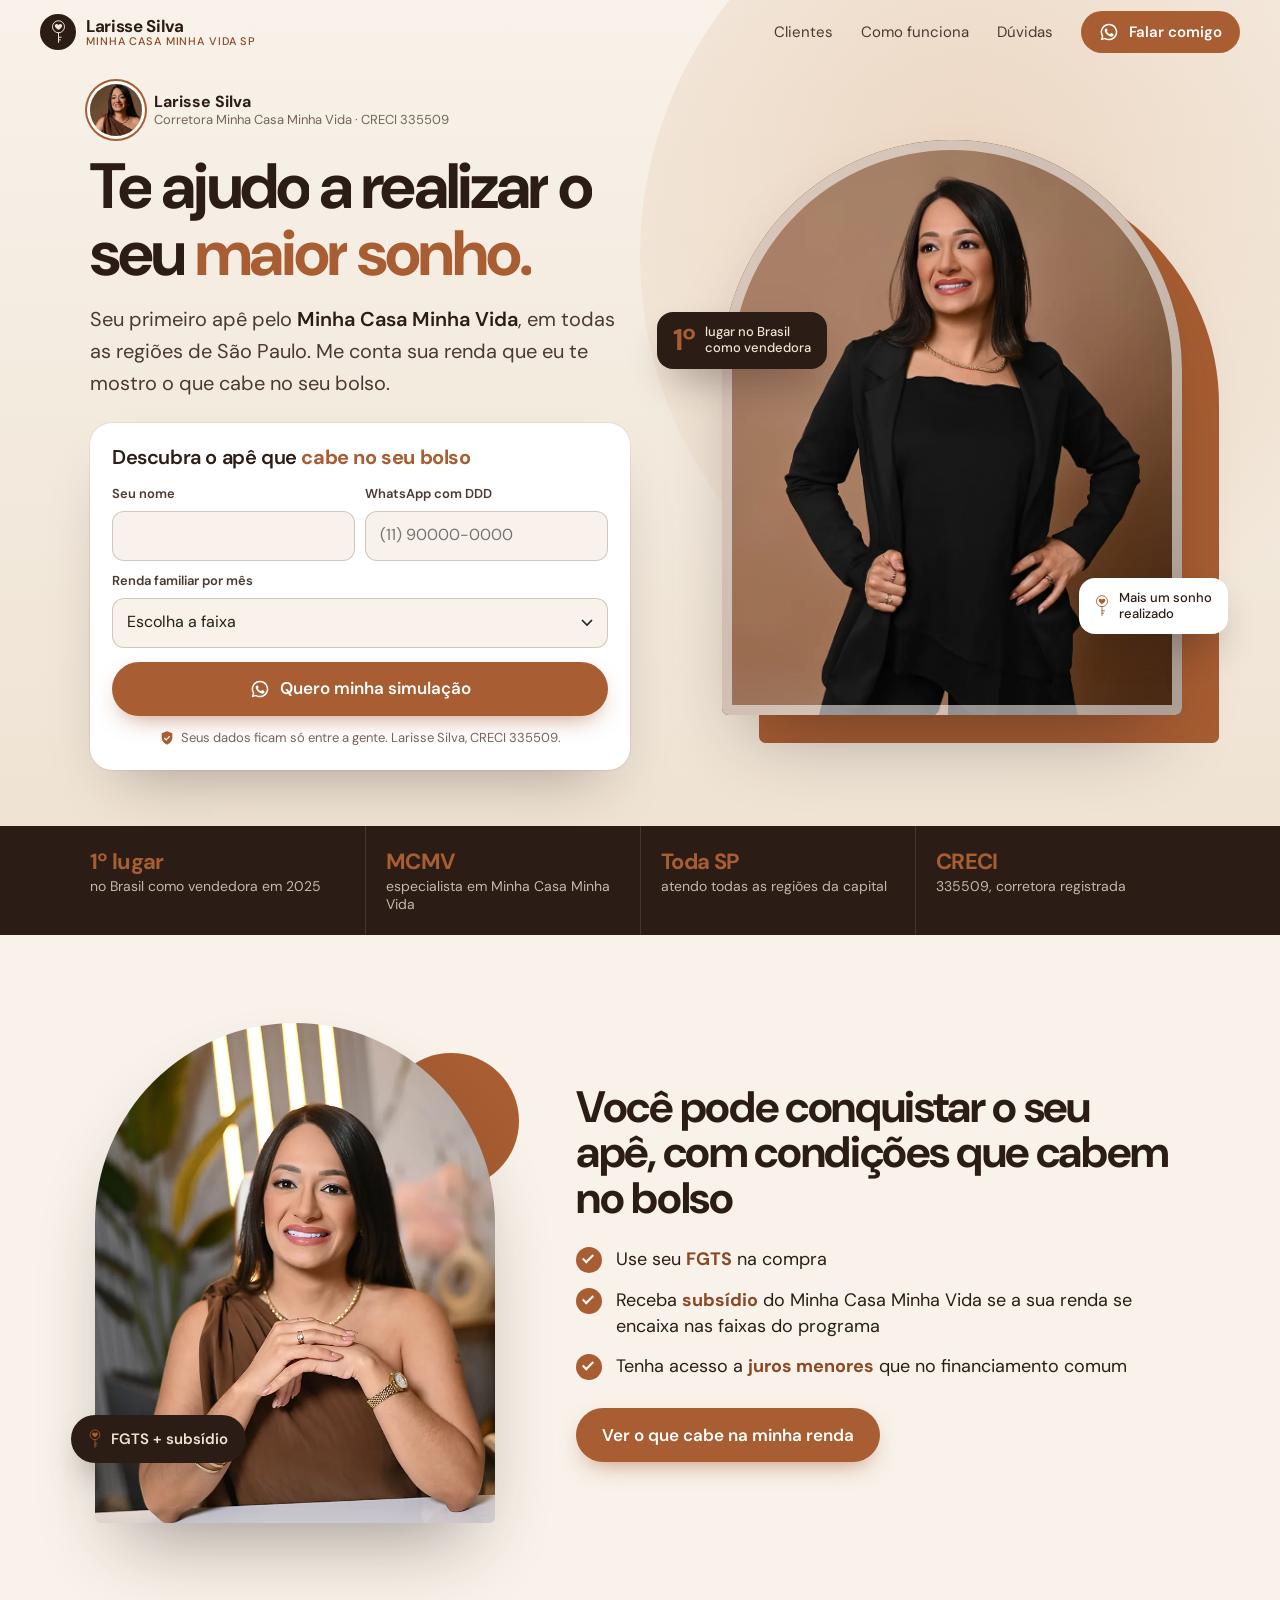
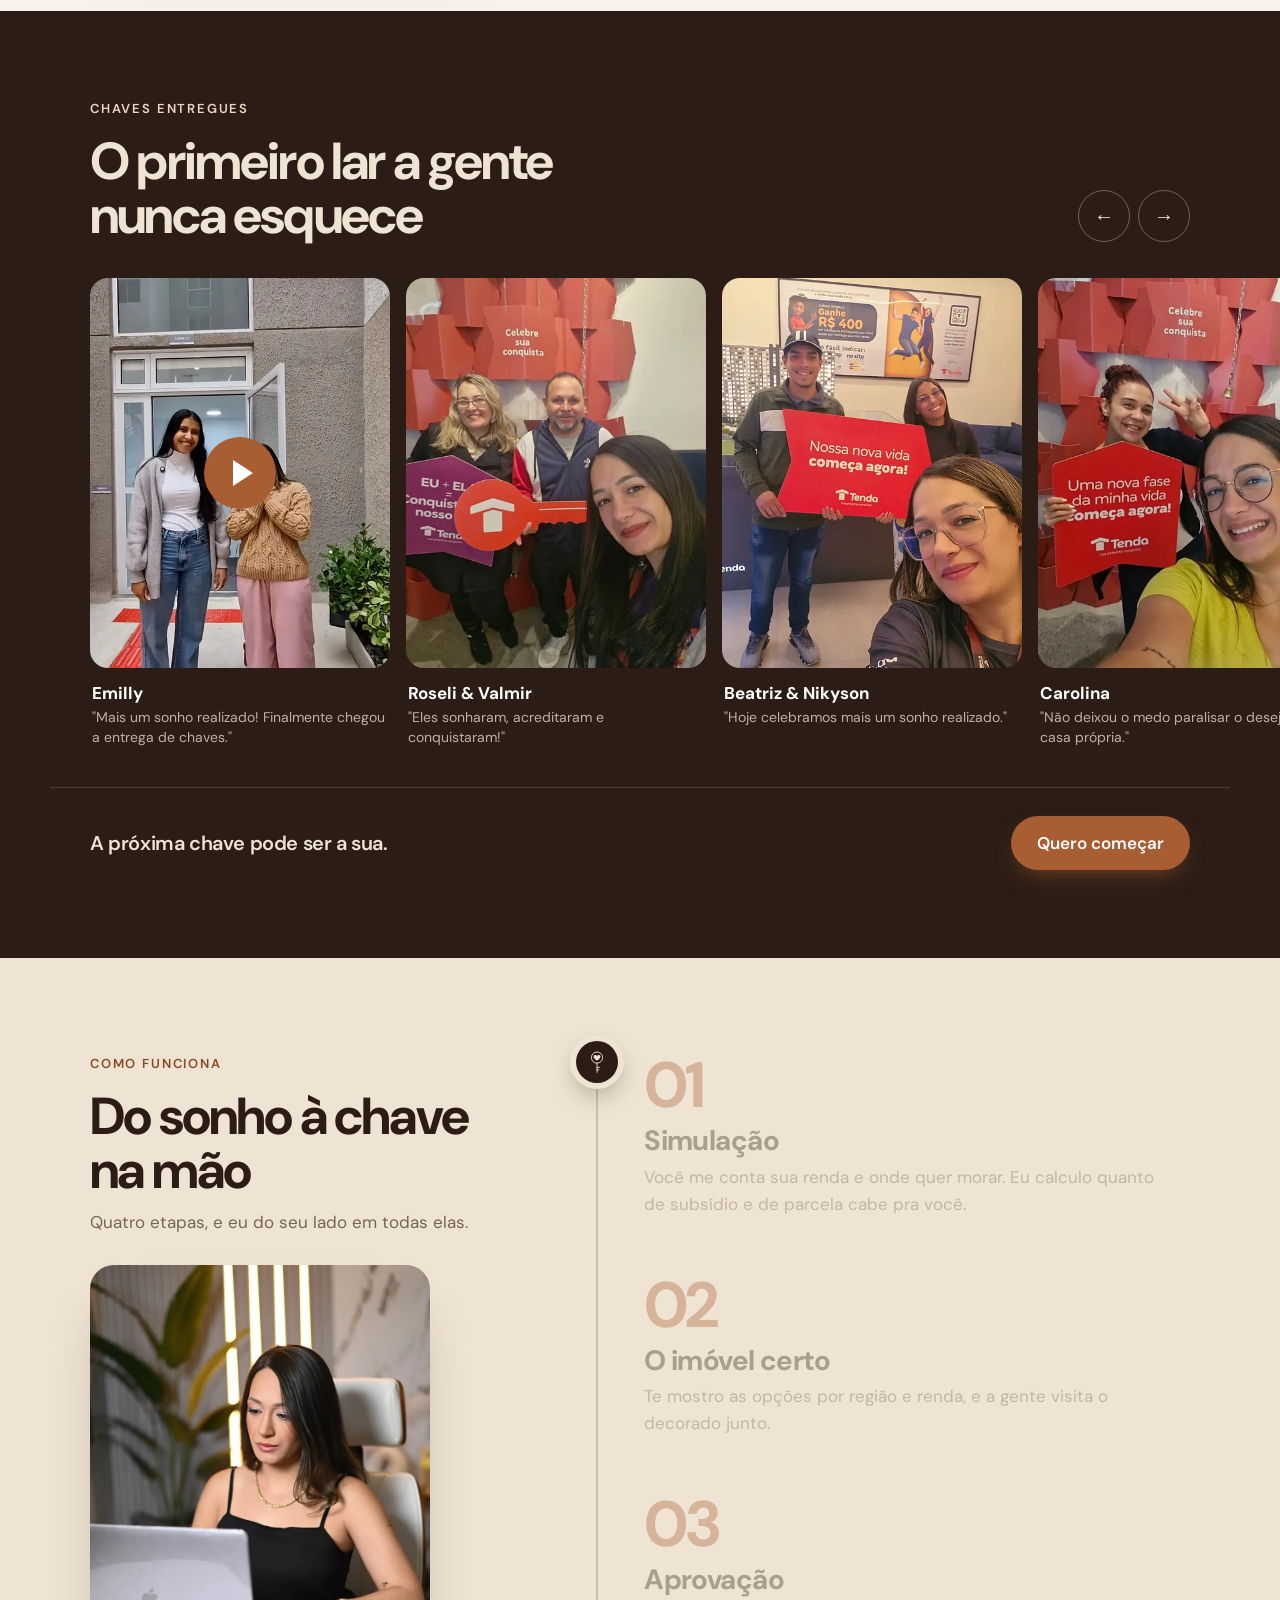
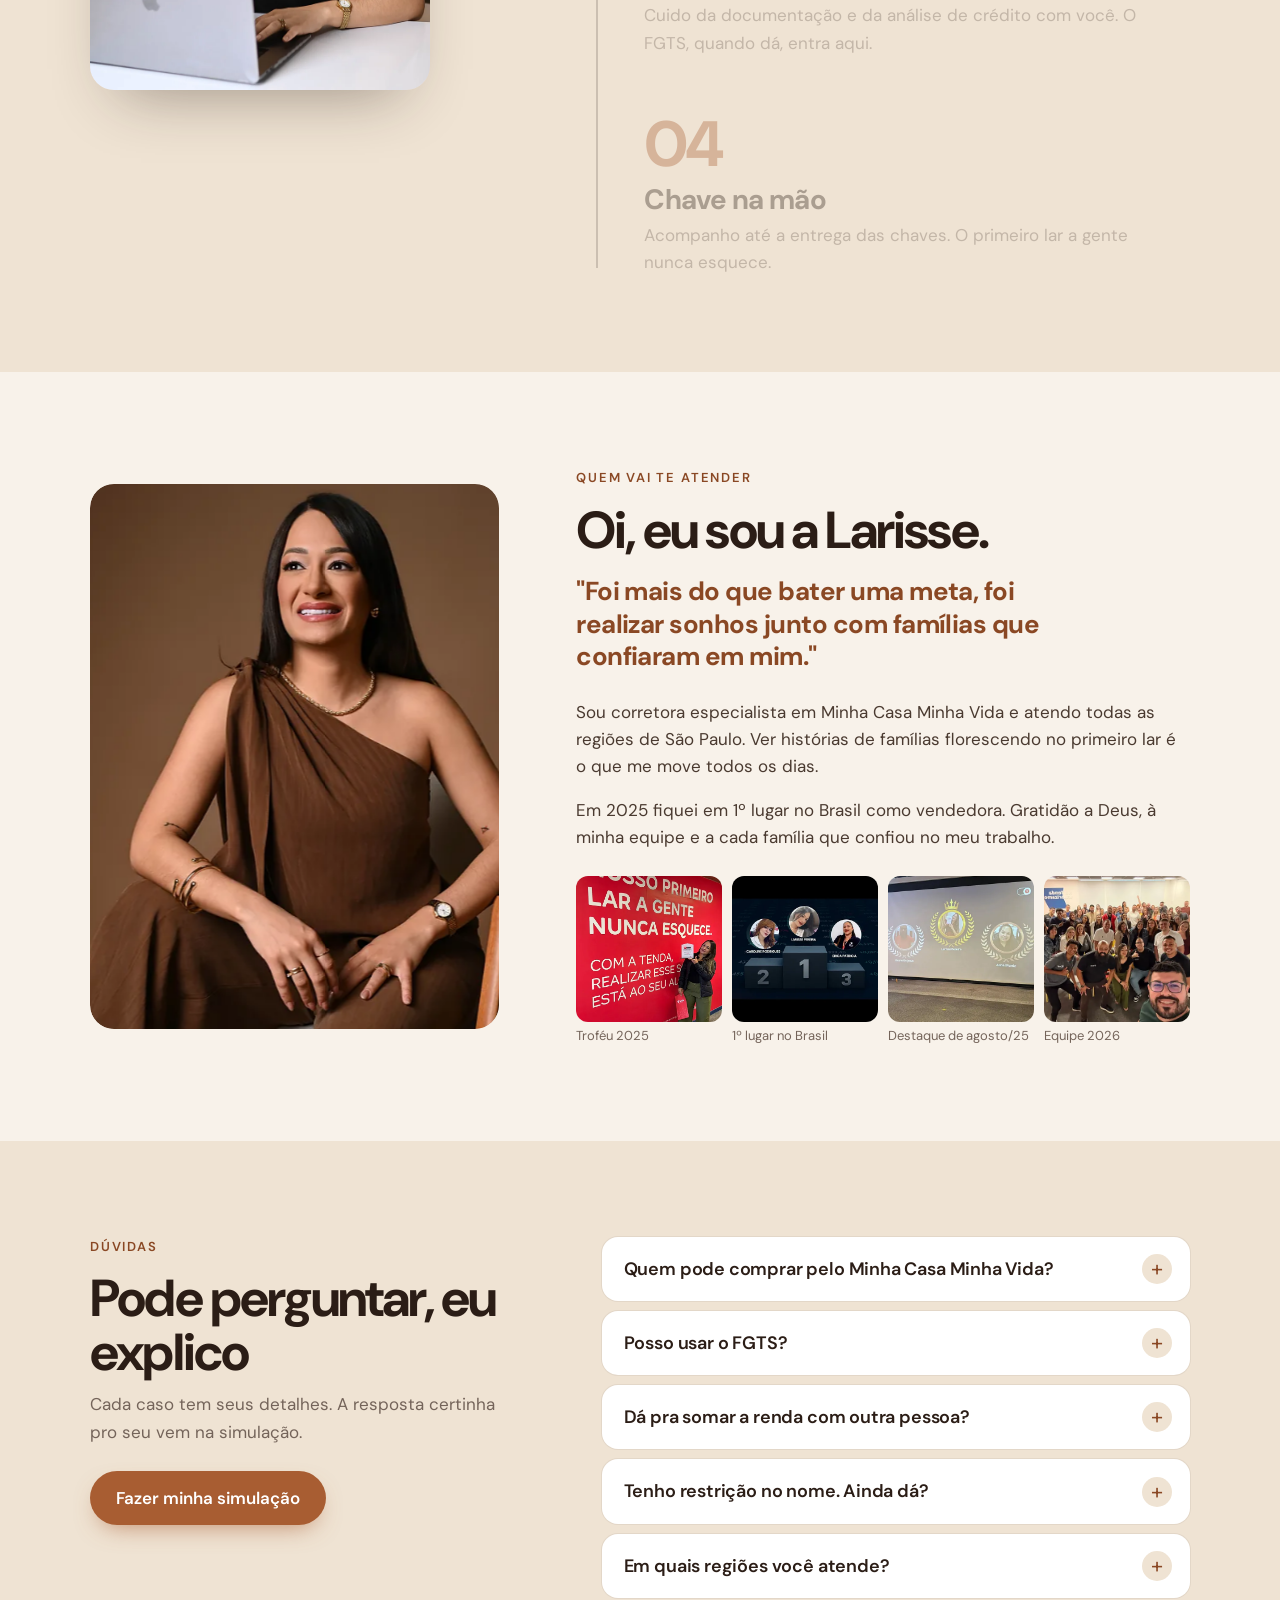
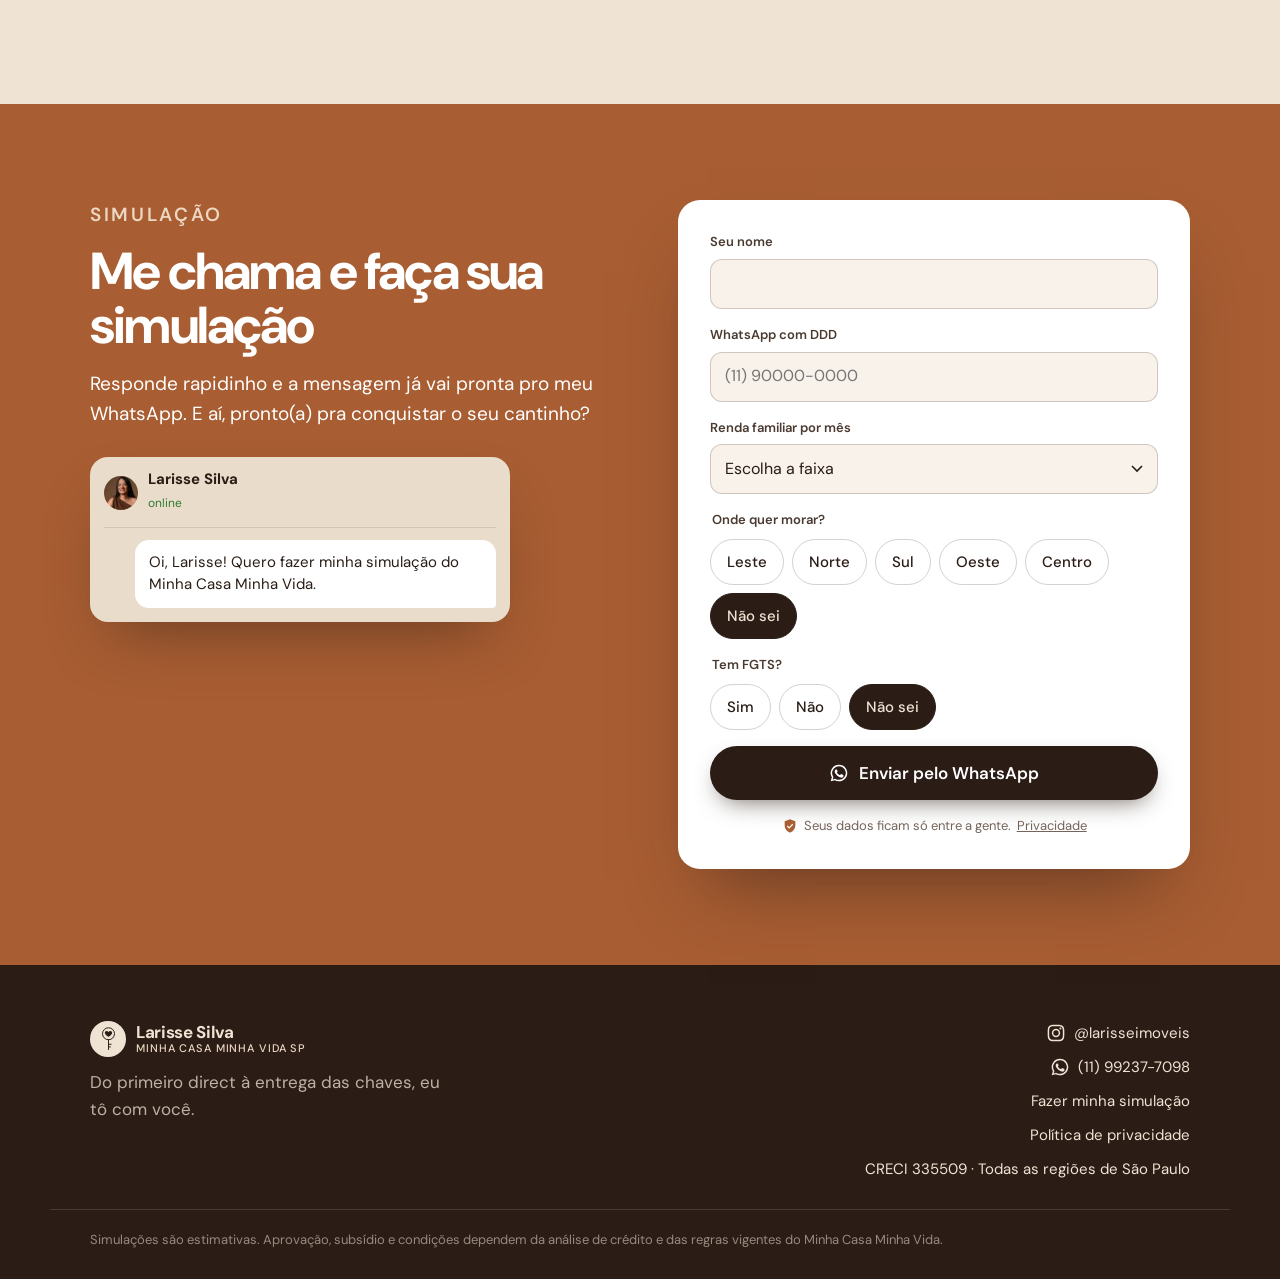
<file: index.html>
<!doctype html>
<html lang="pt-BR">
<head>
  <meta charset="utf-8">
  <meta name="viewport" content="width=device-width, initial-scale=1, maximum-scale=1, user-scalable=no, viewport-fit=cover">
  <title>Larisse Silva | Minha Casa Minha Vida em São Paulo</title>
  <meta name="description" content="Larisse Silva, corretora especialista Minha Casa Minha Vida, 1º lugar no Brasil em vendas. Te ajudo a realizar o seu maior sonho: o primeiro apê, em todas as regiões de São Paulo. CRECI 335509.">
  <link rel="canonical" href="https://larisseimoveis.com.br/">
  <meta property="og:url" content="https://larisseimoveis.com.br/">
  <meta property="og:type" content="website">
  <meta property="og:locale" content="pt_BR">
  <meta property="og:title" content="Larisse Silva | Minha Casa Minha Vida SP">
  <meta property="og:description" content="Te ajudo a realizar o seu maior sonho: o primeiro apê em São Paulo. Fale comigo no WhatsApp.">
  <meta property="og:image" content="https://larisseimoveis.com.br/img/og.jpg">
  <meta property="og:image:width" content="1200">
  <meta property="og:image:height" content="630">
  <meta name="twitter:card" content="summary_large_image">
  <meta name="facebook-domain-verification" content="jhg49c6jzbi98e045lc898fr7y9pay">
  <meta name="theme-color" content="#f8f2ea">
  <link rel="icon" href="data:image/svg+xml,%3Csvg xmlns='http://www.w3.org/2000/svg' viewBox='0 0 64 64'%3E%3Ccircle cx='32' cy='32' r='32' fill='%232b1d16'/%3E%3Cpath d='M32 26c-3-5-11-3-10 3 1 5 10 10 10 10s9-5 10-10c1-6-7-8-10-3z' fill='none' stroke='%23efe3d3' stroke-width='3'/%3E%3Cpath d='M32 40v16m0-6h5m-5 4h4' stroke='%23efe3d3' stroke-width='3' fill='none'/%3E%3C/svg%3E">
  <link rel="preconnect" href="https://fonts.googleapis.com">
  <link rel="preconnect" href="https://fonts.gstatic.com" crossorigin>
  <link href="https://fonts.googleapis.com/css2?family=DM+Sans:opsz,wght@9..40,400;9..40,500;9..40,600;9..40,700&display=swap" rel="stylesheet">
  <link rel="preload" as="image" href="img/larisse-mini.webp" media="(max-width: 820px)" fetchpriority="high">
  <link rel="preload" as="image" href="img/larisse-960.webp" media="(min-width: 821px)" fetchpriority="high">
  <link rel="stylesheet" href="styles.css?v=13">
  <script type="application/ld+json">
  {"@context":"https://schema.org","@type":"RealEstateAgent","name":"Larisse Silva","description":"Corretora especialista Minha Casa Minha Vida em São Paulo. CRECI 335509.","image":"https://larisseimoveis.com.br/img/larisse-560.webp","areaServed":"São Paulo, SP","telephone":"+55-11-99237-7098","url":"https://larisseimoveis.com.br/","sameAs":["https://www.instagram.com/larisseimoveis/"]}
  </script>
</head>
<body>

<svg width="0" height="0" style="position:absolute" aria-hidden="true">
  <!-- a chave com coração da capa de destaque "Clientes" -->
  <symbol id="key" viewBox="0 0 40 64">
    <path d="M20 13.5c-2.6-4.6-10.4-3.4-9.6 2.5.7 5 9.6 10.4 9.6 10.4s8.9-5.4 9.6-10.4c.8-5.9-7-7.1-9.6-2.5z" fill="currentColor"/>
    <circle cx="20" cy="18" r="16" fill="none" stroke="currentColor" stroke-width="2.6"/>
    <path d="M20 34v26M20 46h7M20 53h5" fill="none" stroke="currentColor" stroke-width="2.6" stroke-linecap="round"/>
  </symbol>
  <symbol id="wa" viewBox="0 0 24 24">
    <path fill="currentColor" d="M12 2a10 10 0 0 0-8.6 15.1L2 22l5-1.3A10 10 0 1 0 12 2zm0 18.2a8.2 8.2 0 0 1-4.2-1.1l-.3-.2-3 .8.8-2.9-.2-.3A8.2 8.2 0 1 1 12 20.2zm4.5-6.1c-.2-.1-1.5-.7-1.7-.8s-.4-.1-.6.1-.6.8-.8 1-.3.2-.5.1a6.7 6.7 0 0 1-3.3-2.9c-.2-.4.2-.4.7-1.3.1-.2 0-.3 0-.4l-.8-1.8c-.2-.5-.4-.4-.6-.4h-.5a1 1 0 0 0-.7.3 3 3 0 0 0-.9 2.2 5.2 5.2 0 0 0 1.1 2.7 11.8 11.8 0 0 0 4.5 4c1.7.7 2.3.8 3.2.6.5-.1 1.5-.6 1.7-1.2s.2-1.1.2-1.2-.2-.2-.4-.3z"/>
  </symbol>
  <symbol id="ig" viewBox="0 0 24 24">
    <path fill="currentColor" d="M12 7a5 5 0 1 0 0 10 5 5 0 0 0 0-10zm0 8.2a3.2 3.2 0 1 1 0-6.4 3.2 3.2 0 0 1 0 6.4zM17.3 5.5a1.2 1.2 0 1 0 0 2.4 1.2 1.2 0 0 0 0-2.4zM12 2c-2.7 0-3 0-4.1.1C4.3 2.3 2.3 4.3 2.1 7.9 2 9 2 9.3 2 12s0 3 .1 4.1c.2 3.6 2.2 5.6 5.8 5.8 1.1.1 1.4.1 4.1.1s3 0 4.1-.1c3.6-.2 5.6-2.2 5.8-5.8.1-1.1.1-1.4.1-4.1s0-3-.1-4.1c-.2-3.6-2.2-5.6-5.8-5.8C15 2 14.7 2 12 2zm0 1.8c2.7 0 3 0 4 .1 2.7.1 4 1.4 4.1 4.1.1 1 .1 1.3.1 4s0 3-.1 4c-.1 2.7-1.4 4-4.1 4.1-1 .1-1.3.1-4 .1s-3 0-4-.1c-2.7-.1-4-1.4-4.1-4.1-.1-1-.1-1.3-.1-4s0-3 .1-4C4 5.3 5.3 4 8 3.9c1-.1 1.3-.1 4-.1z"/>
  </symbol>
  <symbol id="shield" viewBox="0 0 24 24">
    <path fill="currentColor" d="M12 2 4 5v6c0 5 3.4 9.4 8 11 4.6-1.6 8-6 8-11V5l-8-3zm-1.2 14.2-3.5-3.5 1.4-1.4 2.1 2.1 4.6-4.6 1.4 1.4-6 6z"/>
  </symbol>
</svg>

<noscript><img height="1" width="1" style="display:none" alt="" src="https://www.facebook.com/tr?id=1810458990170668&amp;ev=PageView&amp;noscript=1"></noscript>

<div class="progress" aria-hidden="true"><span data-progress></span></div>

<header class="nav" id="top">
  <a href="#top" class="nav__brand" aria-label="Larisse Silva, início">
    <span class="nav__mark"><svg><use href="#key"/></svg></span>
    <span class="nav__name">Larisse Silva<small>Minha Casa Minha Vida SP</small></span>
  </a>
  <nav class="nav__links" aria-label="Principal">
    <a href="#historias">Clientes</a>
    <a href="#como">Como funciona</a>
    <a href="#duvidas">Dúvidas</a>
  </nav>
  <a href="#simular" class="btn btn--sm nav__cta" data-cta="nav"><svg class="ico"><use href="#wa"/></svg>Falar comigo</a>
</header>

<main>

  <!-- HERO: quem é, o que oferece e o formulário, tudo na primeira tela do celular -->
  <section class="hero" data-hero>
    <div class="hero__blob" aria-hidden="true"></div>
    <div class="wrap hero__grid">
      <div class="hero__copy">
        <div class="who rise" style="--d:.05s">
          <img class="who__avatar" src="img/larisse-avatar.webp" alt="" width="320" height="320">
          <p><b>Larisse Silva</b><span>Corretora Minha Casa Minha Vida · CRECI 335509</span></p>
        </div>

        <img class="hero__mini" src="img/larisse-mini.webp" alt="Larisse Silva, corretora de imóveis" width="420" height="525">
        <h1 data-split>Te ajudo a realizar o seu <em>maior sonho.</em></h1>
        <p class="hero__lead rise" style="--d:.4s">Seu primeiro apê pelo <strong>Minha Casa Minha Vida</strong>, em todas as regiões de São Paulo. Me conta sua renda que eu te mostro o que cabe no seu bolso.</p>

        <form class="lead rise" style="--d:.55s" id="lead-form" data-form="hero" novalidate>
          <p class="lead__title">Descubra o apê que <b>cabe no seu bolso</b></p>
          <div class="lead__fields">
            <label class="field"><span>Seu nome</span>
              <input name="nome" autocomplete="given-name" enterkeyhint="next" required>
            </label>
            <label class="field"><span>WhatsApp com DDD</span>
              <input name="cel" type="tel" inputmode="tel" autocomplete="tel-national" placeholder="(11) 90000-0000" enterkeyhint="next" required>
            </label>
            <label class="field field--full"><span>Renda familiar por mês</span>
              <select name="renda" required>
                <option value="">Escolha a faixa</option>
                <option>Até R$ 3.200</option>
                <option>R$ 3.200 a R$ 5.000</option>
                <option>R$ 5.000 a R$ 9.600</option>
                <option>R$ 9.600 a R$ 13.000</option>
                <option>Acima de R$ 13.000</option>
              </select>
            </label>
          </div>
          <button class="btn btn--block" type="submit"><svg class="ico"><use href="#wa"/></svg>Quero minha simulação</button>
          <p class="lead__safe"><svg><use href="#shield"/></svg>Seus dados ficam só entre a gente. Larisse Silva, CRECI 335509.</p>
          <p class="form__err" role="alert" hidden></p>
          <div class="form__done" hidden>
            <p><b>Prontinho!</b> Estou abrindo o WhatsApp com a sua mensagem.</p>
            <a class="btn btn--navy btn--block" data-open href="#" target="_blank" rel="noopener">Abrir o WhatsApp</a>
          </div>
        </form>
      </div>

      <div class="hero__person rise" style="--d:.25s">
        <figure class="hero__photo" data-float=".25">
          <img src="img/larisse-960.webp" srcset="img/larisse-560.webp 560w, img/larisse-960.webp 960w" sizes="(min-width: 821px) 460px, 0px" alt="Larisse Silva, corretora especialista Minha Casa Minha Vida, de blazer preto e mãos na cintura" width="960" height="1200" loading="lazy">
        </figure>
        <span class="badge badge--a" data-float="-1"><b>1º</b> lugar no Brasil<br>como vendedora</span>
        <span class="badge badge--b" data-float=".6"><svg><use href="#key"/></svg> Mais um sonho<br>realizado</span>
      </div>
    </div>
  </section>

  <!-- PROVA: logo abaixo da dobra -->
  <section class="proofbar" aria-label="Por que falar com a Larisse">
    <ul class="wrap proofbar__list">
      <li><b>1º lugar</b><span>no Brasil como vendedora em 2025</span></li>
      <li><b>MCMV</b><span>especialista em Minha Casa Minha Vida</span></li>
      <li><b>Toda SP</b><span>atendo todas as regiões da capital</span></li>
      <li><b>CRECI</b><span>335509, corretora registrada</span></li>
    </ul>
  </section>

  <!-- CONDIÇÕES -->
  <section class="perks">
    <div class="wrap perks__grid">
      <figure class="perks__art">
        <span class="perks__sun" aria-hidden="true"></span>
        <img src="img/larisse-escritorio-720.webp" alt="Larisse Silva sorrindo à mesa do escritório" width="720" height="900" loading="lazy">
        <span class="perks__tag" aria-hidden="true"><svg><use href="#key"/></svg>FGTS + subsídio</span>
      </figure>
      <div>
        <h2 class="perks__title" data-words>Você pode conquistar o seu apê, com condições que cabem no bolso</h2>
        <ul class="perks__list">
          <li><span class="perks__ok"></span><span>Use seu <b>FGTS</b> na compra</span></li>
          <li><span class="perks__ok"></span><span>Receba <b>subsídio</b> do Minha Casa Minha Vida se a sua renda se encaixa nas faixas do programa</span></li>
          <li><span class="perks__ok"></span><span>Tenha acesso a <b>juros menores</b> que no financiamento comum</span></li>
        </ul>
        <a href="#simular" class="btn" data-cta="perks">Ver o que cabe na minha renda</a>
      </div>
    </div>
  </section>

  <!-- HISTÓRIAS -->
  <section class="stories" id="historias">
    <div class="wrap stories__head">
      <div>
        <p class="eyebrow eyebrow--light">Chaves entregues</p>
        <h2 data-words>O primeiro lar a gente nunca esquece</h2>
      </div>
      <div class="stories__nav" aria-hidden="true">
        <button type="button" class="arrow" data-dir="-1" tabindex="-1">←</button>
        <button type="button" class="arrow" data-dir="1" tabindex="-1">→</button>
      </div>
    </div>
    <div class="stories__track" data-track tabindex="0" aria-label="Histórias de clientes">
      <figure class="story story--video">
        <div class="story__media">
          <video src="video/emilly.mp4" poster="img/emilly-poster-480.webp" playsinline preload="none"></video>
          <button class="story__play" type="button" aria-label="Assistir a entrega de chaves da Emilly"><span></span></button>
        </div>
        <figcaption><b>Emilly</b><span>"Mais um sonho realizado! Finalmente chegou a entrega de chaves."</span></figcaption>
      </figure>
      <figure class="story">
        <div class="story__media"><img src="img/roseli-valmir-480.webp" srcset="img/roseli-valmir-480.webp 480w, img/roseli-valmir-800.webp 800w" sizes="320px" alt="Roseli e Valmir segurando a chave do primeiro apartamento ao lado da Larisse" loading="lazy" width="480" height="600"></div>
        <figcaption><b>Roseli &amp; Valmir</b><span>"Eles sonharam, acreditaram e conquistaram!"</span></figcaption>
      </figure>
      <figure class="story">
        <div class="story__media"><img src="img/beatriz-nikyson-480.webp" srcset="img/beatriz-nikyson-480.webp 480w, img/beatriz-nikyson-800.webp 800w" sizes="320px" alt="Beatriz e Nikyson com a placa 'Nossa nova vida começa agora'" loading="lazy" width="480" height="640"></div>
        <figcaption><b>Beatriz &amp; Nikyson</b><span>"Hoje celebramos mais um sonho realizado."</span></figcaption>
      </figure>
      <figure class="story">
        <div class="story__media"><img src="img/carolina-480.webp" srcset="img/carolina-480.webp 480w, img/carolina-800.webp 800w" sizes="320px" alt="Carolina comemorando o primeiro apartamento com a placa 'Uma nova fase da minha vida começa agora'" loading="lazy" width="480" height="640"></div>
        <figcaption><b>Carolina</b><span>"Não deixou o medo paralisar o desejo da casa própria."</span></figcaption>
      </figure>
      <figure class="story">
        <div class="story__media"><img src="img/kaliton-obra-480.webp" srcset="img/kaliton-obra-480.webp 480w, img/kaliton-obra-800.webp 800w" sizes="320px" alt="Kaliton e o filho em frente ao prédio em obra do futuro apartamento" loading="lazy" width="480" height="640"></div>
        <figcaption><b>Kaliton</b><span>"Foi visitar seu futuro lar!"</span></figcaption>
      </figure>
    </div>
    <div class="wrap stories__cta">
      <p>A próxima chave pode ser a sua.</p>
      <a href="#simular" class="btn" data-cta="stories">Quero começar</a>
    </div>
  </section>

  <!-- COMO FUNCIONA -->
  <section class="section" id="como">
    <div class="wrap journey">
      <div class="journey__head">
        <p class="eyebrow">Como funciona</p>
        <h2 data-words>Do sonho à chave na mão</h2>
        <p class="muted">Quatro etapas, e eu do seu lado em todas elas.</p>
        <figure class="journey__frame" aria-hidden="true">
          <img class="is-on" src="img/etapa-1.webp" alt="" width="800" height="1000" loading="lazy">
          <img src="img/etapa-2.webp" alt="" width="800" height="1000" loading="lazy">
          <img src="img/etapa-3.webp" alt="" width="800" height="1000" loading="lazy">
          <img src="img/etapa-4.webp" alt="" width="800" height="1000" loading="lazy">
        </figure>
      </div>
      <div class="journey__path" data-journey>
        <span class="journey__line" aria-hidden="true"><span class="journey__fill"></span><span class="journey__key"><svg><use href="#key"/></svg></span></span>
        <ol class="journey__steps">
          <li>
            <span class="journey__n">01</span>
            <img class="journey__pic" src="img/etapa-1.webp" alt="Larisse no notebook fazendo uma simulação" width="800" height="1000" loading="lazy">
            <h3>Simulação</h3>
            <p>Você me conta sua renda e onde quer morar. Eu calculo quanto de subsídio e de parcela cabe pra você.</p>
          </li>
          <li>
            <span class="journey__n">02</span>
            <img class="journey__pic" src="img/etapa-2.webp" alt="Larisse ao celular separando opções de imóveis" width="800" height="1000" loading="lazy">
            <h3>O imóvel certo</h3>
            <p>Te mostro as opções por região e renda, e a gente visita o decorado junto.</p>
          </li>
          <li>
            <span class="journey__n">03</span>
            <img class="journey__pic" src="img/etapa-3.webp" alt="Larisse preenchendo a documentação" width="800" height="1000" loading="lazy">
            <h3>Aprovação</h3>
            <p>Cuido da documentação e da análise de crédito com você. O FGTS, quando dá, entra aqui.</p>
          </li>
          <li>
            <span class="journey__n">04</span>
            <img class="journey__pic" src="img/etapa-4.webp" alt="Larisse sorrindo, sentada" width="800" height="1000" loading="lazy">
            <h3>Chave na mão</h3>
            <p>Acompanho até a entrega das chaves. O primeiro lar a gente nunca esquece.</p>
          </li>
        </ol>
      </div>
    </div>
  </section>

  <!-- SOBRE -->
  <section class="section about-wrap" id="sobre">
    <div class="wrap about">
      <figure class="about__photo" data-clip>
        <img data-parallax="0.06" src="img/larisse-sobre-600.webp" srcset="img/larisse-sobre-600.webp 600w, img/larisse-sobre-900.webp 900w" sizes="(min-width: 821px) 440px, 90vw" alt="Larisse Silva sentada, sorrindo, de roupa marrom" loading="lazy" width="600" height="750">
      </figure>
      <div class="about__copy">
        <p class="eyebrow">Quem vai te atender</p>
        <h2 data-words>Oi, eu sou a Larisse.</h2>
        <p class="about__quote">"Foi mais do que bater uma meta, foi realizar sonhos junto com famílias que confiaram em mim."</p>
        <p>Sou corretora especialista em Minha Casa Minha Vida e atendo todas as regiões de São Paulo. Ver histórias de famílias florescendo no primeiro lar é o que me move todos os dias.</p>
        <p>Em 2025 fiquei em 1º lugar no Brasil como vendedora. Gratidão a Deus, à minha equipe e a cada família que confiou no meu trabalho.</p>
        <div class="about__wins">
          <figure><img src="img/premio-2025-560.webp" alt="Larisse segurando o troféu de primeiro lugar em vendas de 2025" loading="lazy" width="560" height="747"><figcaption>Troféu 2025</figcaption></figure>
          <figure><img src="img/podio-brasil-480.webp" alt="Pódio de vendas com Larisse em primeiro lugar" loading="lazy" width="480" height="480"><figcaption>1º lugar no Brasil</figcaption></figure>
          <figure><img src="img/ranking-agosto-480.webp" alt="Telão de premiação com a Larisse em destaque" loading="lazy" width="480" height="640"><figcaption>Destaque de agosto/25</figcaption></figure>
          <figure><img src="img/equipe-480.webp" alt="Larisse com a equipe de vendas em 2026" loading="lazy" width="480" height="360"><figcaption>Equipe 2026</figcaption></figure>
        </div>
      </div>
    </div>
  </section>

  <!-- DÚVIDAS -->
  <section class="section faq-wrap" id="duvidas">
    <div class="wrap faq">
      <div class="faq__head">
        <p class="eyebrow">Dúvidas</p>
        <h2 data-words>Pode perguntar, eu explico</h2>
        <p class="muted">Cada caso tem seus detalhes. A resposta certinha pro seu vem na simulação.</p>
        <a href="#simular" class="btn" data-cta="faq">Fazer minha simulação</a>
      </div>
      <div class="faq__list">
        <details>
          <summary>Quem pode comprar pelo Minha Casa Minha Vida?</summary>
          <p>Famílias que se encaixam nas faixas de renda do programa e que, em geral, ainda não têm imóvel próprio. A faixa define o subsídio e as condições do financiamento. Me passa sua renda que eu vejo onde você se encaixa.</p>
        </details>
        <details>
          <summary>Posso usar o FGTS?</summary>
          <p>Pode, se você tiver saldo e cumprir as regras do FGTS para a compra do primeiro imóvel. Ele ajuda na entrada ou diminui o valor financiado.</p>
        </details>
        <details>
          <summary>Dá pra somar a renda com outra pessoa?</summary>
          <p>Dá. Somar a renda com cônjuge, familiar ou outra pessoa que vai morar com você costuma abrir mais opções. A gente vê a melhor composição na simulação.</p>
        </details>
        <details>
          <summary>Tenho restrição no nome. Ainda dá?</summary>
          <p>Restrição pode atrapalhar a aprovação do financiamento, mas não é o fim da linha. Muitas vezes dá pra regularizar antes ou compor renda com outra pessoa. Me chama que eu olho seu caso com cuidado.</p>
        </details>
        <details>
          <summary>Em quais regiões você atende?</summary>
          <p>Em todas as regiões de São Paulo: Zona Leste, Norte, Sul, Oeste e Centro. Te mostro as opções perto de onde você quer morar.</p>
        </details>
      </div>
    </div>
  </section>

  <!-- SIMULAR -->
  <section class="section section--orange" id="simular">
    <div class="wrap sim">
      <div class="sim__copy">
        <p class="eyebrow eyebrow--light">Simulação</p>
        <h2 data-words>Me chama e faça sua simulação</h2>
        <p>Responde rapidinho e a mensagem já vai pronta pro meu WhatsApp. E aí, pronto(a) pra conquistar o seu cantinho?</p>
        <div class="chat" aria-hidden="true">
          <div class="chat__head"><img src="img/larisse-avatar.webp" alt="" width="34" height="34" loading="lazy"><span><b>Larisse Silva</b><small>online</small></span></div>
          <div class="chat__bubble" data-chat>Oi, Larisse! Quero fazer minha simulação do Minha Casa Minha Vida.</div>
          <span class="chat__typing" data-typing><i></i><i></i><i></i></span>
        </div>
      </div>
      <form class="sim__form" id="sim-form" data-form="final" novalidate>
        <label class="field"><span>Seu nome</span>
          <input name="nome" autocomplete="given-name" required>
        </label>
        <label class="field"><span>WhatsApp com DDD</span>
          <input name="cel" type="tel" inputmode="tel" autocomplete="tel-national" placeholder="(11) 90000-0000" required>
        </label>
        <label class="field"><span>Renda familiar por mês</span>
          <select name="renda" required>
            <option value="">Escolha a faixa</option>
            <option>Até R$ 3.200</option>
            <option>R$ 3.200 a R$ 5.000</option>
            <option>R$ 5.000 a R$ 9.600</option>
            <option>R$ 9.600 a R$ 13.000</option>
            <option>Acima de R$ 13.000</option>
          </select>
        </label>
        <fieldset>
          <legend>Onde quer morar?</legend>
          <label class="chip"><input type="radio" name="regiao" value="Zona Leste"><span>Leste</span></label>
          <label class="chip"><input type="radio" name="regiao" value="Zona Norte"><span>Norte</span></label>
          <label class="chip"><input type="radio" name="regiao" value="Zona Sul"><span>Sul</span></label>
          <label class="chip"><input type="radio" name="regiao" value="Zona Oeste"><span>Oeste</span></label>
          <label class="chip"><input type="radio" name="regiao" value="Centro"><span>Centro</span></label>
          <label class="chip"><input type="radio" name="regiao" value="Ainda não sei" checked><span>Não sei</span></label>
        </fieldset>
        <fieldset>
          <legend>Tem FGTS?</legend>
          <label class="chip"><input type="radio" name="fgts" value="Sim"><span>Sim</span></label>
          <label class="chip"><input type="radio" name="fgts" value="Não"><span>Não</span></label>
          <label class="chip"><input type="radio" name="fgts" value="Não sei" checked><span>Não sei</span></label>
        </fieldset>
        <button class="btn btn--navy btn--block" type="submit"><svg class="ico"><use href="#wa"/></svg>Enviar pelo WhatsApp</button>
        <p class="lead__safe lead__safe--dark"><svg><use href="#shield"/></svg>Seus dados ficam só entre a gente. <a href="privacidade.html">Privacidade</a></p>
        <p class="form__err" role="alert" hidden></p>
        <div class="form__done" hidden>
          <p><b>Prontinho!</b> Estou abrindo o WhatsApp com a sua mensagem.</p>
          <a class="btn btn--block" data-open href="#" target="_blank" rel="noopener">Abrir o WhatsApp</a>
        </div>
      </form>
    </div>
  </section>

</main>

<footer class="foot">
  <div class="wrap foot__grid">
    <div>
      <a href="#top" class="nav__brand nav__brand--foot">
        <span class="nav__mark"><svg><use href="#key"/></svg></span>
        <span class="nav__name">Larisse Silva<small>Minha Casa Minha Vida SP</small></span>
      </a>
      <p class="foot__tag">Do primeiro direct à entrega das chaves, eu tô com você.</p>
    </div>
    <div class="foot__links">
      <a href="https://www.instagram.com/larisseimoveis/" target="_blank" rel="noopener"><svg class="ico"><use href="#ig"/></svg>@larisseimoveis</a>
      <a href="https://wa.me/5511992377098?text=Oi%2C%20Larisse!%20Vim%20pelo%20site%20e%20quero%20saber%20mais%20sobre%20o%20Minha%20Casa%20Minha%20Vida." data-wa-direct target="_blank" rel="noopener"><svg class="ico"><use href="#wa"/></svg>(11) 99237-7098</a>
      <a href="#simular">Fazer minha simulação</a>
      <a href="privacidade.html">Política de privacidade</a>
      <span>CRECI 335509 · Todas as regiões de São Paulo</span>
    </div>
  </div>
  <p class="wrap foot__small">Simulações são estimativas. Aprovação, subsídio e condições dependem da análise de crédito e das regras vigentes do Minha Casa Minha Vida.</p>
</footer>

<!-- barra fixa no celular -->
<div class="dock" data-dock>
  <a href="#simular" class="btn btn--block" data-cta="dock"><svg class="ico"><use href="#wa"/></svg>Quero minha simulação</a>
</div>

<script src="main.js?v=15" defer></script>
</body>
</html>
</file>
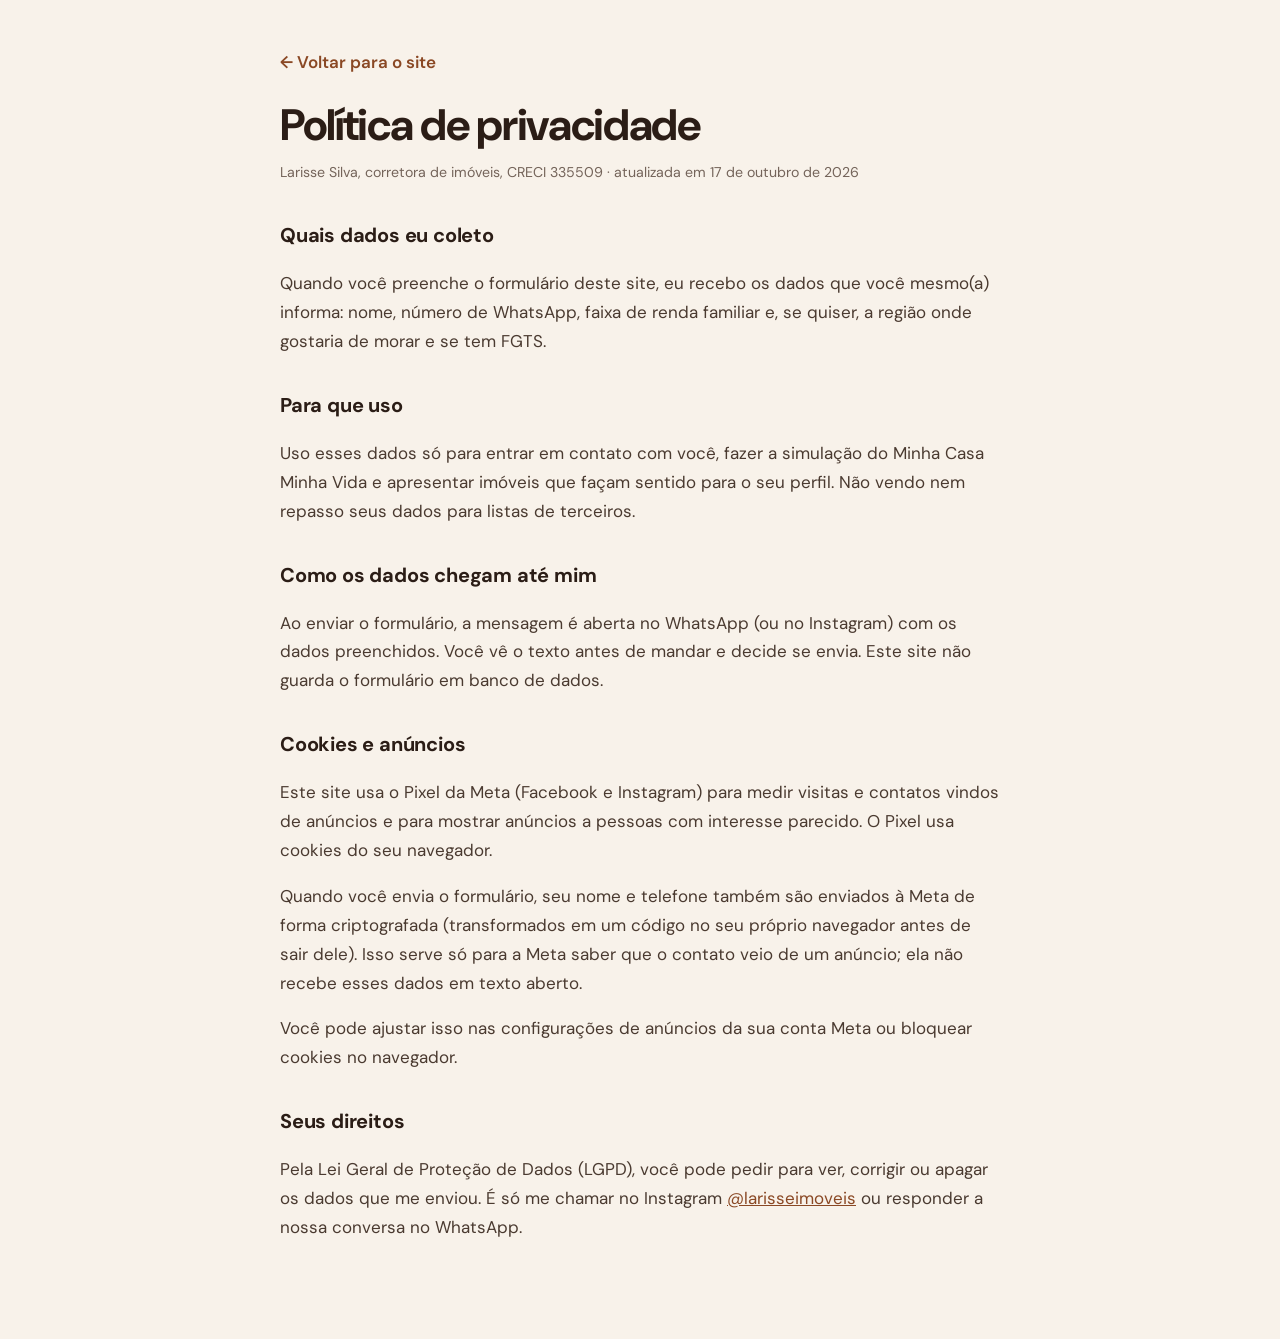
<file: privacidade.html>
<!doctype html>
<html lang="pt-BR">
<head>
  <meta charset="utf-8">
  <meta name="viewport" content="width=device-width, initial-scale=1, maximum-scale=1, user-scalable=no">
  <title>Política de privacidade | Larisse Silva</title>
  <meta name="robots" content="noindex">
  <link rel="preconnect" href="https://fonts.googleapis.com">
  <link rel="preconnect" href="https://fonts.gstatic.com" crossorigin>
  <link href="https://fonts.googleapis.com/css2?family=DM+Sans:opsz,wght@9..40,400;9..40,600;9..40,700&display=swap" rel="stylesheet">
  <style>
    body { margin: 0; background: #f8f2ea; color: #2b1d16; font: 400 17px/1.7 "DM Sans", system-ui, sans-serif; }
    main { max-width: 720px; margin: 0 auto; padding: 48px 20px 80px; }
    a { color: #8a4824; }
    h1 { font-size: clamp(30px, 5vw, 44px); letter-spacing: -.03em; line-height: 1.1; margin: 24px 0 8px; }
    h2 { font-size: 20px; margin: 32px 0 6px; letter-spacing: -.01em; }
    p, li { color: #4a3a30; }
    .back { font-weight: 600; text-decoration: none; }
    small { color: #74645a; }
  </style>
</head>
<body>
<main>
  <a class="back" href="./">← Voltar para o site</a>
  <h1>Política de privacidade</h1>
  <small>Larisse Silva, corretora de imóveis, CRECI 335509 · atualizada em 17 de outubro de 2026</small>

  <h2>Quais dados eu coleto</h2>
  <p>Quando você preenche o formulário deste site, eu recebo os dados que você mesmo(a) informa: nome, número de WhatsApp, faixa de renda familiar e, se quiser, a região onde gostaria de morar e se tem FGTS.</p>

  <h2>Para que uso</h2>
  <p>Uso esses dados só para entrar em contato com você, fazer a simulação do Minha Casa Minha Vida e apresentar imóveis que façam sentido para o seu perfil. Não vendo nem repasso seus dados para listas de terceiros.</p>

  <h2>Como os dados chegam até mim</h2>
  <p>Ao enviar o formulário, a mensagem é aberta no WhatsApp (ou no Instagram) com os dados preenchidos. Você vê o texto antes de mandar e decide se envia. Este site não guarda o formulário em banco de dados.</p>

  <h2>Cookies e anúncios</h2>
  <p>Este site usa o Pixel da Meta (Facebook e Instagram) para medir visitas e contatos vindos de anúncios e para mostrar anúncios a pessoas com interesse parecido. O Pixel usa cookies do seu navegador.</p>
  <p>Quando você envia o formulário, seu nome e telefone também são enviados à Meta de forma criptografada (transformados em um código no seu próprio navegador antes de sair dele). Isso serve só para a Meta saber que o contato veio de um anúncio; ela não recebe esses dados em texto aberto.</p>
  <p>Você pode ajustar isso nas configurações de anúncios da sua conta Meta ou bloquear cookies no navegador.</p>

  <h2>Seus direitos</h2>
  <p>Pela Lei Geral de Proteção de Dados (LGPD), você pode pedir para ver, corrigir ou apagar os dados que me enviou. É só me chamar no Instagram <a href="https://www.instagram.com/larisseimoveis/">@larisseimoveis</a> ou responder a nossa conversa no WhatsApp.</p>
</main>
</body>
</html>
</file>
<file: styles.css>
/* Larisse Silva · Minha Casa Minha Vida SP
   landing page para anúncios: mobile primeiro, formulário na primeira tela
   marca: marinho + creme + laranja, DM Sans */
:root {
  --navy: #2b1d16;
  --navy-2: #3d2a20;
  --cream: #efe3d3;
  --cream-2: #f8f2ea;
  --orange: #a85d32;
  --orange-deep: #8a4824;
  --peach: #ecd7c3;
  --ink: #4a3a30;
  --muted: #74645a;
  --rule: rgba(43, 29, 22, .18);
  --radius: 14px;
  --wrap: 1180px;
  --gutter: clamp(16px, 4vw, 40px);
  --dock: 0px;
}

*, *::before, *::after { box-sizing: border-box; }
html { scroll-behavior: smooth; scroll-padding-top: 76px; -webkit-text-size-adjust: 100%; text-size-adjust: 100%; touch-action: pan-x pan-y; }
/* sem zoom no celular: nada de pinça nem toque duplo */
body, a, button, input, select, label, summary { touch-action: manipulation; }
body {
  margin: 0; background: var(--cream-2); color: var(--navy);
  font: 400 17px/1.6 "DM Sans", system-ui, -apple-system, sans-serif;
  -webkit-font-smoothing: antialiased; overflow-x: hidden;
  padding-bottom: var(--dock);
}
img, video { display: block; max-width: 100%; }
img { height: auto; }
a { color: inherit; }
h1, h2, h3 { margin: 0; font-weight: 700; letter-spacing: -.035em; line-height: 1.04; }
h2 { font-size: clamp(30px, 4.6vw, 52px); margin-bottom: 28px; }
h3 { font-size: 20px; letter-spacing: -.02em; }
p { margin: 0 0 1em; }
strong { font-weight: 600; }
.wrap { max-width: var(--wrap); margin: 0 auto; padding: 0 var(--gutter); }
.muted { color: var(--muted); }
svg { width: 1em; height: 1em; }
.eyebrow { font-size: 13px; font-weight: 600; letter-spacing: .14em; text-transform: uppercase; color: var(--orange-deep); margin: 0 0 14px; }
.eyebrow--light { color: var(--peach); }

/* botões */
.btn {
  display: inline-flex; align-items: center; justify-content: center; gap: 10px; min-height: 54px;
  background: var(--orange); color: #fff; text-decoration: none; text-align: center;
  font: 600 17px/1.2 "DM Sans", system-ui, -apple-system, sans-serif; padding: 16px 26px; border: 0; border-radius: 99px;
  cursor: pointer; transition: background .2s, transform .15s, box-shadow .2s;
  box-shadow: 0 10px 24px -10px rgba(168, 93, 50, .7);
  -webkit-tap-highlight-color: transparent;
}
.btn:hover { background: var(--orange-deep); }
.btn:active { transform: scale(.98); }
.btn--navy { background: var(--navy); box-shadow: 0 10px 24px -10px rgba(43, 29, 22, .7); }
.btn--navy:hover { background: #1c130e; }
.btn--sm { min-height: 42px; padding: 10px 18px; font-size: 15px; box-shadow: none; }
.btn--block { width: 100%; }
.ico { width: 20px; height: 20px; flex: none; }
.btn:focus-visible, a:focus-visible, button:focus-visible, summary:focus-visible, input:focus-visible, select:focus-visible, [tabindex]:focus-visible { outline: 3px solid var(--orange); outline-offset: 3px; }

/* barra de progresso */
.progress { position: fixed; inset: 0 0 auto; height: 3px; z-index: 60; pointer-events: none; }
.progress span { display: block; height: 100%; background: var(--orange); transform-origin: 0 50%; transform: scaleX(0); }

/* NAV */
.nav {
  position: fixed; inset: 0 0 auto; z-index: 50; height: 64px;
  display: flex; align-items: center; gap: 28px; padding: 0 var(--gutter);
  transition: background .3s, box-shadow .3s;
}
.nav.is-solid { background: rgba(248, 242, 234, .92); backdrop-filter: blur(12px); -webkit-backdrop-filter: blur(12px); box-shadow: 0 1px 0 var(--rule); }
.nav__brand { display: flex; align-items: center; gap: 10px; text-decoration: none; margin-right: auto; }
.nav__mark { width: 36px; height: 36px; border-radius: 50%; display: grid; place-items: center; background: var(--navy); color: var(--cream); flex: none; }
.nav__mark svg { width: 15px; height: 24px; }
.nav__name { white-space: nowrap; font-weight: 700; letter-spacing: -.02em; font-size: 17px; line-height: 1.1; display: flex; flex-direction: column; }
.nav__name small { font-weight: 500; font-size: 11px; letter-spacing: .08em; text-transform: uppercase; color: var(--orange-deep); }
.nav__links { display: flex; gap: 28px; }
.nav__links a { text-decoration: none; font-size: 15px; color: var(--ink); }
.nav__links a:hover { color: var(--orange-deep); }

/* HERO */
.hero { position: relative; background: linear-gradient(180deg, var(--cream-2) 0%, var(--cream) 100%); overflow: hidden; padding: 84px 0 56px; isolation: isolate; }
.hero__blob { position: absolute; z-index: -1; right: -14vw; top: -12vw; width: 64vw; height: 64vw; max-width: 900px; max-height: 900px; border-radius: 50%; background: radial-gradient(circle at 40% 40%, var(--peach) 0%, rgba(236, 215, 195, .35) 55%, transparent 70%); }
.hero__grid { display: grid; grid-template-columns: 1.08fr .92fr; gap: clamp(24px, 5vw, 72px); align-items: center; }
.who { display: flex; align-items: center; gap: 12px; margin-bottom: 18px; }
.who__avatar { width: 52px; height: 52px; border-radius: 50%; object-fit: cover; box-shadow: 0 0 0 3px #fff, 0 0 0 5px var(--orange); }
.who p { margin: 0; line-height: 1.25; display: flex; flex-direction: column; }
.who b { font-size: 16px; }
.who span { font-size: 13px; color: var(--muted); }
.hero h1 { font-size: clamp(38px, 5vw, 68px); letter-spacing: -.045em; margin-bottom: 16px; }
.hero h1 em { font-style: normal; color: var(--orange); }
.hero__lead { font-size: clamp(17px, 1.6vw, 20px); max-width: 38ch; color: var(--ink); margin-bottom: 24px; }
.hero__lead strong { color: var(--navy); }

/* formulários */
.lead { background: #fff; border-radius: 22px; padding: 22px; max-width: 540px; box-shadow: 0 30px 60px -30px rgba(43, 29, 22, .4), 0 0 0 1px rgba(43, 29, 22, .06); }
.lead__title { font-size: 20px; font-weight: 600; letter-spacing: -.02em; line-height: 1.25; margin: 0 0 14px; }
.lead__title b { color: var(--orange); }
.lead__fields { display: grid; grid-template-columns: 1fr 1fr; gap: 10px; margin-bottom: 14px; }
.field { display: grid; gap: 6px; font-size: 13px; font-weight: 600; color: var(--ink); }
.field--full { grid-column: 1 / -1; }
.field input, .field select {
  font: 400 16px/1.3 "DM Sans", system-ui, -apple-system, sans-serif; color: var(--navy); width: 100%; min-width: 0; min-height: 50px;
  border: 1.5px solid rgba(43, 29, 22, .2); border-radius: 12px; padding: 12px 14px; background: var(--cream-2);
  appearance: none; -webkit-appearance: none; transition: border-color .2s, background .2s;
}
.field select { background: var(--cream-2) url("data:image/svg+xml,%3Csvg xmlns='http://www.w3.org/2000/svg' width='12' height='8'%3E%3Cpath d='M1 1l5 5 5-5' fill='none' stroke='%232b1d16' stroke-width='1.6'/%3E%3C/svg%3E") no-repeat right 14px center; padding-right: 36px; }
.field input:focus, .field select:focus { border-color: var(--orange); background-color: #fff; outline: none; }
.field [aria-invalid="true"] { border-color: var(--orange-deep); background-color: #fbf3ea; }
.lead__safe { display: flex; align-items: center; justify-content: center; gap: 6px; font-size: 13px; color: var(--muted); margin: 12px 0 0; text-align: center; }
.lead__safe svg { width: 16px; height: 16px; color: var(--orange); flex: none; }
.lead__safe a { color: inherit; }
.form__err { color: var(--orange-deep); font-size: 14px; font-weight: 600; margin: 10px 0 0; text-align: center; }
.form__done { margin-top: 12px; padding: 16px; border-radius: 14px; background: #eef6ee; color: #234a2b; text-align: center; }
.form__done p { margin: 0 0 12px; }
form.is-sent > :not(.form__done):not(.lead__title) { display: none; }

/* foto (desktop) */
.hero__person { position: relative; justify-self: center; width: min(100%, 460px); }
.hero__photo { margin: 0; position: relative; aspect-ratio: 4 / 5; border-radius: 999px 999px 28px 28px; overflow: hidden; background: var(--peach); box-shadow: 0 40px 80px -30px rgba(43, 29, 22, .45); }
.hero__photo::after { content: ""; position: absolute; inset: 0; border-radius: inherit; box-shadow: inset 0 0 0 10px rgba(255, 255, 255, .55); pointer-events: none; }
.hero__photo { background: #b89478; }
.hero__photo img { width: 100%; height: 100%; object-fit: cover; object-position: 50% 12%; }
.hero__mini { display: none; }
.hero__person::before { content: ""; position: absolute; z-index: -1; inset: 6% -8% -5% 8%; border-radius: 999px 999px 28px 28px; background: var(--orange); }
.badge { position: absolute; z-index: 2; display: flex; align-items: center; gap: 10px; padding: 12px 16px; border-radius: 16px; font-size: 13px; line-height: 1.25; font-weight: 500; box-shadow: 0 20px 40px -14px rgba(43, 29, 22, .45); }
.badge b { font-size: 30px; letter-spacing: -.04em; line-height: 1; }
.badge svg { width: 14px; height: 22px; flex: none; }
.badge--a { background: var(--navy); color: var(--cream); left: -14%; top: 30%; }
.badge--a b { color: var(--orange); }
.badge--b { background: #fff; color: var(--navy); right: -10%; bottom: 14%; }
.badge--b svg { color: var(--orange); }

/* entrada do hero */
[data-split] .w { display: inline-block; overflow: hidden; vertical-align: top; padding-bottom: .08em; margin-bottom: -.08em; }
[data-split] .w > span { display: inline-block; transform: translateY(105%); transition: transform .9s cubic-bezier(.2, .8, .2, 1); transition-delay: var(--d, 0s); }
.is-ready [data-split] .w > span { transform: none; }
.rise { opacity: 0; transform: translateY(18px); transition: opacity .7s ease, transform .7s cubic-bezier(.2, .8, .2, 1); transition-delay: var(--d, 0s); }
.is-ready .rise { opacity: 1; transform: none; }
[data-words] .w { display: inline-block; opacity: .15; transition: opacity .5s ease; transition-delay: var(--d, 0s); }
[data-words].is-in .w { opacity: 1; }

/* faixa de prova */
.proofbar { background: var(--navy); color: var(--cream); }
.proofbar__list { list-style: none; margin: 0 auto; display: grid; grid-template-columns: repeat(4, 1fr); }
.proofbar__list li { padding: 22px 20px; display: flex; flex-direction: column; line-height: 1.3; border-left: 1px solid rgba(239, 227, 211, .14); }
.proofbar__list li:first-child { border-left: 0; padding-left: 0; }
.proofbar__list b { font-size: 22px; letter-spacing: -.03em; color: var(--orange); }
.proofbar__list span { font-size: 14px; color: rgba(239, 227, 211, .78); }

/* seções */
.section { padding: 96px 0; }
.section--orange { background: var(--orange); color: #fff; }

/* condições */
.perks { padding: 88px 0; background: var(--cream-2); }
.perks__grid { display: grid; grid-template-columns: .8fr 1.2fr; gap: clamp(32px, 6vw, 96px); align-items: center; }
.perks__art { position: relative; margin: 0 auto; width: 100%; max-width: 400px; }
.perks__art img { position: relative; display: block; width: 100%; height: auto; aspect-ratio: 4 / 5; object-fit: cover; border-radius: 999px 999px 28px 28px; box-shadow: 0 40px 80px -30px rgba(43, 29, 22, .45); }
.perks__sun { position: absolute; right: -6%; top: 6%; width: 34%; aspect-ratio: 1; border-radius: 50%; background: var(--orange); animation: sun 6s ease-in-out infinite; }
.perks__tag { position: absolute; left: -6%; bottom: 12%; display: flex; align-items: center; gap: 10px; padding: 12px 18px; border-radius: 999px; background: var(--navy); color: var(--cream); font-weight: 600; font-size: 15px; box-shadow: 0 16px 34px -14px rgba(43, 29, 22, .6); }
.perks__tag svg { width: 12px; height: 20px; color: var(--orange); fill: currentColor; }
.journey__frame { position: relative; margin: 28px 0 0; width: min(100%, 340px); aspect-ratio: 4 / 5; border-radius: 24px; overflow: hidden; background: var(--peach); box-shadow: 0 30px 60px -30px rgba(43, 29, 22, .45); }
.journey__frame img { position: absolute; inset: 0; width: 100%; height: 100%; object-fit: cover; opacity: 0; transform: scale(1.06); transition: opacity .6s ease, transform 1.2s cubic-bezier(.2, .8, .2, 1); }
.journey__frame img.is-on { opacity: 1; transform: none; }
.journey__pic { display: none; }
@keyframes sun { 50% { transform: translateY(-8px) scale(1.06); } }
.perks__title { font-size: clamp(28px, 3.6vw, 44px); letter-spacing: -.03em; margin-bottom: 24px; max-width: 20ch; }
.perks__list { list-style: none; margin: 0 0 28px; padding: 0; display: grid; gap: 14px; }
.perks__list li { display: flex; gap: 14px; align-items: flex-start; font-size: 18px; line-height: 1.45; }
.perks__list b { color: var(--orange-deep); }
.perks__ok { flex: none; width: 26px; height: 26px; border-radius: 50%; background: var(--orange); margin-top: 1px; position: relative; }
.perks__ok::after { content: ""; position: absolute; left: 9px; top: 5px; width: 6px; height: 11px; border: solid #fff; border-width: 0 2.5px 2.5px 0; transform: rotate(45deg); }

/* histórias */
.stories { background: var(--navy); color: var(--cream); padding: 88px 0; overflow: hidden; }
.stories__head { display: flex; justify-content: space-between; align-items: end; gap: 24px; margin-bottom: 32px; }
.stories__head h2 { margin: 0; max-width: 16ch; }
.stories__nav { display: flex; gap: 8px; }
.arrow { width: 52px; height: 52px; border-radius: 50%; border: 1.5px solid rgba(239, 227, 211, .35); background: none; color: var(--cream); font-size: 20px; cursor: pointer; transition: background .2s, border-color .2s; }
.arrow:hover { background: var(--orange); border-color: var(--orange); }
.stories__track {
  display: flex; gap: 16px; overflow-x: auto; scroll-snap-type: x mandatory; scrollbar-width: none; overscroll-behavior-x: contain;
  padding: 4px var(--gutter) 8px max(var(--gutter), calc((100vw - var(--wrap)) / 2 + var(--gutter)));
  scroll-padding-left: max(var(--gutter), calc((100vw - var(--wrap)) / 2 + var(--gutter)));
}
.stories__track::-webkit-scrollbar { display: none; }
.story { margin: 0; flex: none; width: min(74vw, 300px); scroll-snap-align: start; }
.story__media { position: relative; aspect-ratio: 4 / 5.2; border-radius: 18px; overflow: hidden; background: var(--navy-2); }
.story__media img, .story__media video { width: 100%; height: 100%; object-fit: cover; transition: transform .8s cubic-bezier(.2, .7, .2, 1); }
.story:hover .story__media img { transform: scale(1.05); }
.story figcaption { display: flex; flex-direction: column; gap: 2px; padding: 14px 2px 0; font-size: 14px; color: rgba(239, 227, 211, .75); line-height: 1.4; }
.story figcaption b { color: #fff; font-size: 17px; }
.story__play { position: absolute; inset: 0; margin: auto; width: 72px; height: 72px; border-radius: 50%; border: 0; cursor: pointer; background: var(--orange); box-shadow: 0 0 0 0 rgba(168, 93, 50, .6); animation: pulse 2s infinite; transition: opacity .3s, transform .3s; }
.story__play span { position: absolute; left: 29px; top: 23px; border-left: 20px solid #fff; border-block: 13px solid transparent; }
.story__play:hover { transform: scale(1.08); }
.story--video.is-playing .story__play { opacity: 0; pointer-events: none; }
@keyframes pulse { 70% { box-shadow: 0 0 0 22px rgba(168, 93, 50, 0); } 100% { box-shadow: 0 0 0 0 rgba(168, 93, 50, 0); } }
.stories__cta { display: flex; align-items: center; justify-content: space-between; gap: 16px; margin-top: 32px; padding-top: 28px; border-top: 1px solid rgba(239, 227, 211, .15); }
.stories__cta p { margin: 0; font-size: 20px; font-weight: 600; letter-spacing: -.02em; }

/* jornada */
#como { background: var(--cream); }
.journey { display: grid; grid-template-columns: .8fr 1.2fr; gap: clamp(32px, 6vw, 96px); align-items: start; }
.journey__head { position: sticky; top: 110px; }
.journey__head h2 { margin-bottom: 12px; }
.journey__path { position: relative; padding-left: 68px; }
.journey__steps { list-style: none; margin: 0; padding: 0; }
.journey__line { position: absolute; left: 20px; top: 8px; bottom: 8px; width: 2px; background: var(--rule); }
.journey__fill { position: absolute; inset: 0 0 auto; height: 100%; background: var(--orange); transform-origin: 50% 0; transform: scaleY(var(--p, 0)); }
.journey__key { position: absolute; left: 50%; top: calc(var(--p, 0) * 100%); width: 42px; height: 42px; margin: -21px 0 0 -21px; border-radius: 50%; background: var(--navy); color: var(--cream); display: grid; place-items: center; box-shadow: 0 0 0 6px var(--cream), 0 10px 24px rgba(43, 29, 22, .35); }
.journey__key svg { width: 14px; height: 23px; }
.journey__steps li { padding: 0 0 56px; opacity: .35; transition: opacity .5s; }
.journey__steps li:last-child { padding-bottom: 0; }
.journey__steps li.is-on { opacity: 1; }
.journey__n { display: block; font-size: clamp(40px, 5vw, 64px); font-weight: 700; letter-spacing: -.05em; line-height: 1; color: var(--orange); margin-bottom: 8px; }
.journey__steps h3 { font-size: clamp(22px, 2.2vw, 28px); margin-bottom: 8px; }
.journey__steps p { color: var(--muted); max-width: 44ch; margin: 0; }

/* sobre */
.about { display: grid; grid-template-columns: .8fr 1.2fr; gap: clamp(32px, 6vw, 88px); align-items: center; }
.about__photo { margin: 0; border-radius: 24px; overflow: hidden; clip-path: inset(10% 10% 10% 10% round 24px); transition: clip-path 1.1s cubic-bezier(.2, .8, .2, 1); }
.about__photo.is-in { clip-path: inset(0 0 0 0 round 24px); }
.about__photo img { width: 100%; aspect-ratio: 3 / 4; object-fit: cover; object-position: 50% 20%; transform: scale(1.1); }
.about h2 { margin-bottom: 18px; }
.about__quote { font-size: clamp(20px, 2.2vw, 26px); font-weight: 700; color: var(--orange-deep); letter-spacing: -.02em; line-height: 1.25; max-width: 26ch; }
.about__copy > p:not(.eyebrow):not(.about__quote) { color: var(--ink); max-width: 56ch; }
.about__wins { display: grid; grid-template-columns: repeat(4, 1fr); gap: 10px; margin-top: 24px; }
.about__wins figure { margin: 0; }
.about__wins img { width: 100%; aspect-ratio: 1; object-fit: cover; border-radius: 12px; }
.about__wins figcaption { font-size: 13px; color: var(--muted); padding-top: 6px; line-height: 1.3; }

/* dúvidas */
.faq-wrap { background: var(--cream); }
.faq { display: grid; grid-template-columns: .85fr 1.15fr; gap: clamp(32px, 6vw, 88px); align-items: start; }
.faq__head { position: sticky; top: 110px; }
.faq__head h2 { margin-bottom: 12px; }
.faq__head .btn { margin-top: 8px; }
.faq__list details { background: #fff; border-radius: 16px; margin-bottom: 10px; box-shadow: 0 0 0 1px rgba(43, 29, 22, .06); transition: box-shadow .2s; }
.faq__list details[open] { box-shadow: 0 0 0 2px var(--orange); }
.faq__list summary { list-style: none; cursor: pointer; padding: 20px 56px 20px 22px; position: relative; font-size: 18px; font-weight: 600; letter-spacing: -.01em; line-height: 1.35; }
.faq__list summary::-webkit-details-marker { display: none; }
.faq__list summary::after { content: "+"; position: absolute; right: 18px; top: 50%; width: 30px; height: 30px; margin-top: -15px; border-radius: 50%; background: var(--cream); color: var(--orange-deep); display: grid; place-items: center; font-size: 22px; font-weight: 400; line-height: 1; transition: transform .25s, background .25s, color .25s; }
.faq__list details[open] summary::after { transform: rotate(45deg); background: var(--orange); color: #fff; }
.faq__list details p { color: var(--ink); padding: 0 22px 20px; margin: 0; }

/* simular */
.sim { display: grid; grid-template-columns: 1fr 1fr; gap: clamp(32px, 6vw, 88px); align-items: start; }
.sim h2 { margin-bottom: 16px; }
.sim__copy > p { font-size: 19px; max-width: 40ch; }
.sim__form { background: #fff; color: var(--navy); padding: clamp(20px, 3vw, 32px); border-radius: 22px; display: grid; gap: 16px; box-shadow: 0 40px 70px -30px rgba(43, 29, 22, .55); }
.sim__form fieldset { border: 0; margin: 0; padding: 0; display: flex; flex-wrap: wrap; gap: 8px; }
.sim__form legend { font-size: 13px; font-weight: 600; color: var(--ink); margin-bottom: 8px; width: 100%; }
.chip { display: inline-flex; cursor: pointer; position: relative; }
.chip input { position: absolute; opacity: 0; pointer-events: none; }
.chip span { padding: 10px 16px; min-height: 44px; display: inline-flex; align-items: center; border: 1.5px solid rgba(43, 29, 22, .2); border-radius: 99px; font-weight: 500; font-size: 15px; transition: .15s; }
.chip input:checked + span { background: var(--navy); color: var(--cream); border-color: var(--navy); }
.chip input:focus-visible + span { outline: 3px solid var(--orange); outline-offset: 2px; }
.lead__safe--dark { margin-top: 0; }
.chat { margin-top: 28px; max-width: 420px; background: #eadccb; color: var(--navy); border-radius: 18px; padding: 14px; box-shadow: 0 30px 60px -24px rgba(43, 29, 22, .5); }
.chat__head { display: flex; align-items: center; gap: 10px; padding-bottom: 12px; margin-bottom: 12px; border-bottom: 1px solid rgba(43, 29, 22, .12); }
.chat__head img { width: 34px; height: 34px; border-radius: 50%; object-fit: cover; }
.chat__head b { display: block; font-size: 15px; line-height: 1.1; }
.chat__head small { font-size: 12px; color: #2e7d32; }
.chat__bubble { margin-left: auto; width: fit-content; max-width: 92%; background: #fff; border-radius: 14px 14px 4px 14px; padding: 12px 14px; font-size: 15px; line-height: 1.45; white-space: pre-line; }
.chat__bubble mark { background: var(--peach); color: var(--orange-deep); font-weight: 600; padding: 0 3px; border-radius: 3px; }
.chat__typing { display: none; gap: 4px; margin: 10px 0 0 auto; width: fit-content; background: #fff; padding: 10px 12px; border-radius: 12px; }
.chat__typing.is-on { display: flex; }
.chat__typing i { width: 6px; height: 6px; border-radius: 50%; background: var(--muted); animation: dot 1s infinite; }
.chat__typing i:nth-child(2) { animation-delay: .15s; }
.chat__typing i:nth-child(3) { animation-delay: .3s; }
@keyframes dot { 50% { transform: translateY(-4px); opacity: .5; } }

/* rodapé */
.foot { background: var(--navy); color: var(--cream); padding: 56px 0 28px; }
.foot__grid { display: flex; justify-content: space-between; gap: 32px; flex-wrap: wrap; padding-bottom: 28px; border-bottom: 1px solid rgba(239, 227, 211, .15); }
.nav__brand--foot { margin: 0 0 12px; }
.nav__brand--foot .nav__mark { background: var(--cream); color: var(--navy); }
.nav__brand--foot small { color: var(--peach); }
.foot__tag { color: rgba(239, 227, 211, .75); margin: 0; max-width: 30ch; }
.foot__links { display: flex; flex-direction: column; gap: 10px; font-size: 15px; text-align: right; align-items: flex-end; }
.foot__links a { text-decoration: none; display: inline-flex; align-items: center; gap: 8px; }
.foot__links a:hover { color: var(--peach); }
.foot__small { font-size: 13px; color: rgba(239, 227, 211, .55); padding-top: 20px; margin: 0 auto; }

/* barra fixa (celular) */
.dock { display: none; }

/* revelar ao rolar */
.reveal { opacity: 0; transform: translateY(20px); transition: opacity .7s ease, transform .7s cubic-bezier(.2, .8, .2, 1); }
.reveal.is-in { opacity: 1; transform: none; }

@media (prefers-reduced-motion: reduce) {
  html { scroll-behavior: auto; }
  *, *::before, *::after { transition: none !important; animation: none !important; }
  [data-split] .w > span, .rise, [data-words] .w, .reveal { transform: none !important; opacity: 1 !important; }
  .about__photo { clip-path: none; }
}

/* RESPONSIVO */
@media (max-width: 960px) {
  .nav__links { display: none; }
}
@media (max-width: 820px) {
  :root { --dock: 84px; }
  .hero { padding: 80px 0 40px; }
  .hero__grid, .about, .sim, .journey, .perks__grid, .faq { grid-template-columns: 1fr; }
  .hero__person { display: none; }
  .hero__mini {
    display: block; float: right; width: 40%; max-width: 190px; aspect-ratio: 4 / 5; object-fit: cover; object-position: 50% 15%;
    margin: 4px 0 8px 14px; border-radius: 999px 999px 18px 18px; background: #b89478;
    box-shadow: 10px 10px 0 var(--orange), 0 20px 40px -18px rgba(43, 29, 22, .5);
  }
  .who { display: none; }
  .hero h1 { margin-top: 4px; }
  .hero__lead { margin-bottom: 18px; }
  .hero__lead { clear: none; }
  .lead { clear: both; }
  .journey__head, .faq__head { position: static; }
  .proofbar__list { grid-template-columns: 1fr 1fr; }
  .proofbar__list li { padding: 16px 0 16px 16px; }
  .proofbar__list li:nth-child(odd) { border-left: 0; padding-left: 0; }
  .proofbar__list li:nth-child(n+3) { border-top: 1px solid rgba(239, 227, 211, .14); }
  .perks__art { max-width: 300px; }
  .perks__tag { left: -4%; font-size: 14px; }
  .journey__frame { display: none; }
  .journey__pic { display: block; width: 100%; aspect-ratio: 16 / 11; object-fit: cover; object-position: 50% 24%; border-radius: 18px; margin: 4px 0 14px; }
  .about__wins { grid-template-columns: repeat(2, 1fr); }
  .about__photo img { aspect-ratio: 4 / 5; }
  .stories__nav { display: none; }
  .stories__cta { flex-direction: column; align-items: stretch; text-align: center; }
  .foot__links { text-align: left; align-items: flex-start; }
  .dock {
    display: block; position: fixed; left: 0; right: 0; bottom: 0; z-index: 55;
    padding: 12px var(--gutter) calc(12px + env(safe-area-inset-bottom));
    background: rgba(248, 242, 234, .94); backdrop-filter: blur(12px); -webkit-backdrop-filter: blur(12px);
    box-shadow: 0 -1px 0 var(--rule); transform: translateY(110%); transition: transform .3s ease;
  }
  .dock.is-on { transform: none; }
}
@media (max-width: 560px) {
  body { font-size: 16px; }
  .nav { height: 60px; }
  .nav__name { font-size: 16px; }
  .nav__name small { display: none; }
  .nav__cta { padding: 8px 14px; min-height: 38px; font-size: 14px; }
  .lead { padding: 18px; border-radius: 20px; }
  .lead__fields { grid-template-columns: 1fr; }
  .section, .perks, .stories { padding: 64px 0; }
  .perks__list li { font-size: 17px; }
  .faq__list summary { font-size: 17px; padding: 18px 54px 18px 18px; }
  .faq__list details p { padding: 0 18px 18px; }
  .journey__path { padding-left: 56px; }
  .journey__line { left: 16px; }
}
</file>
